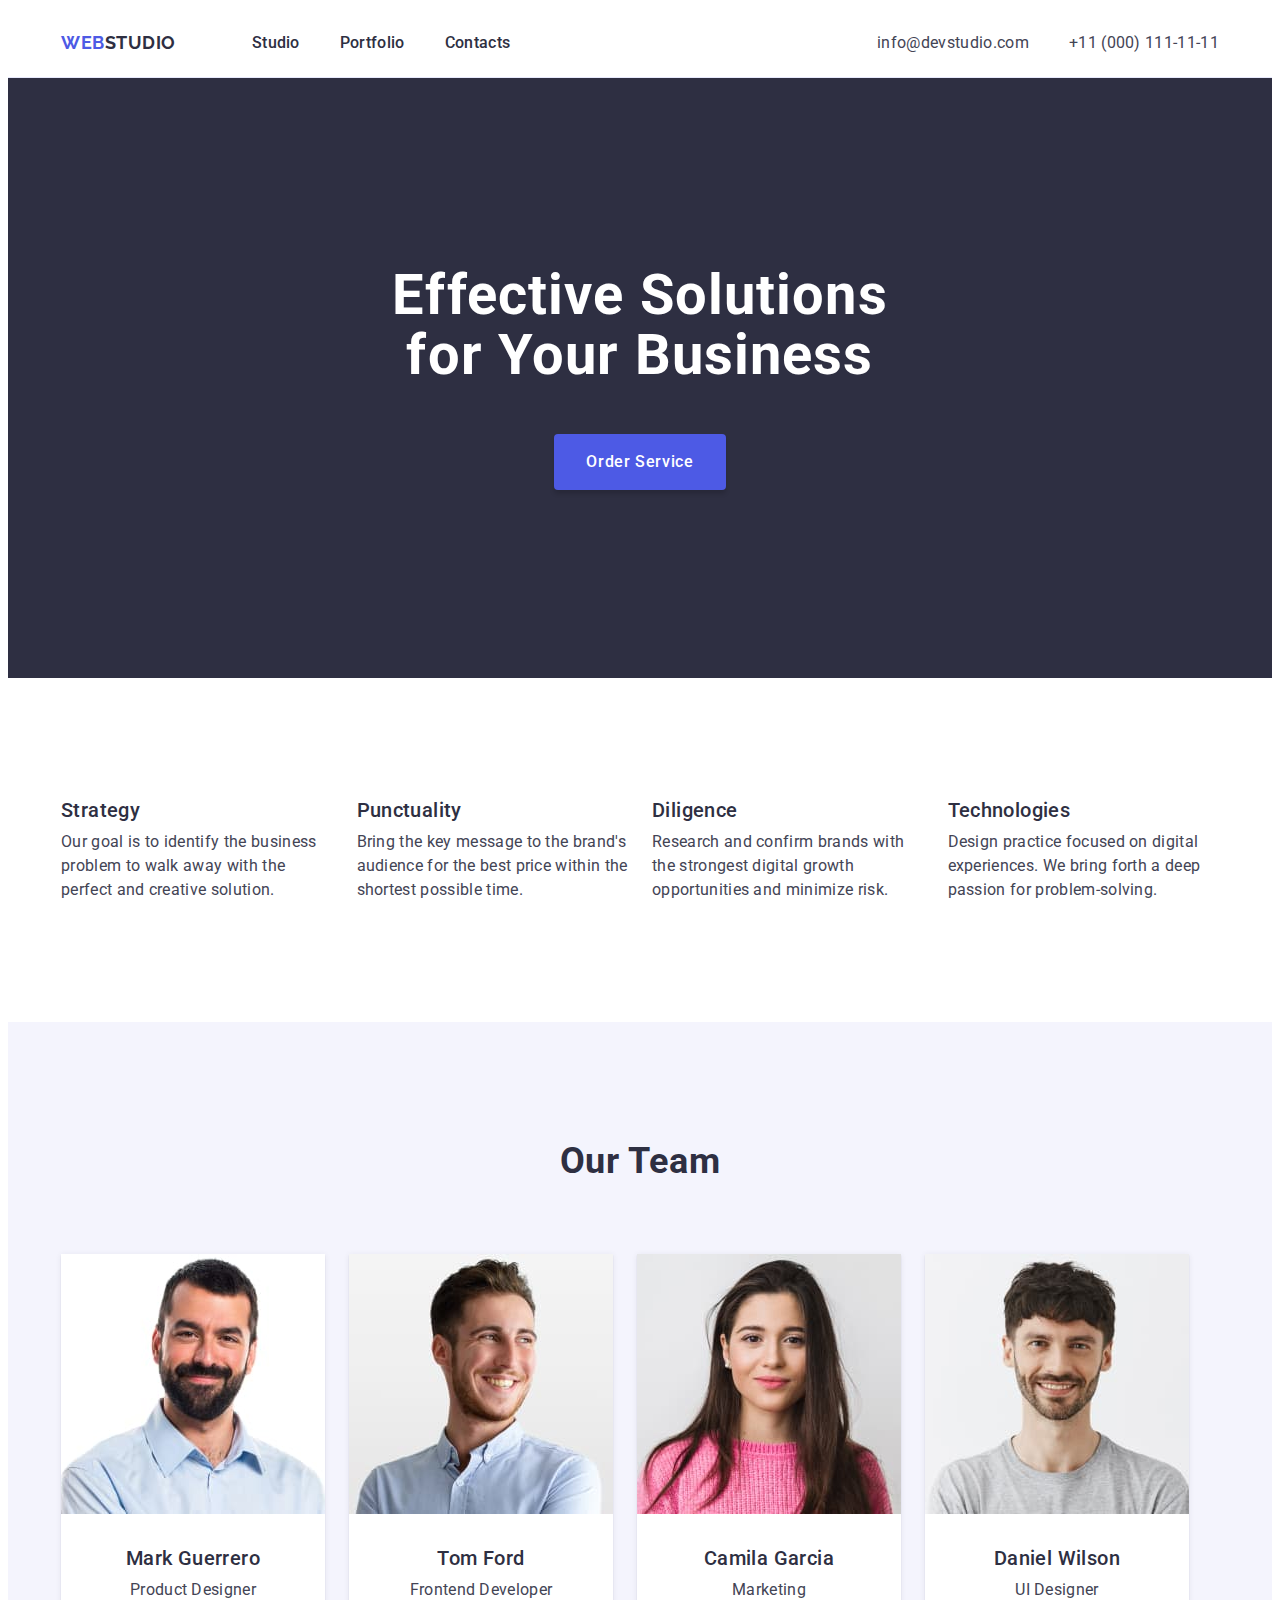
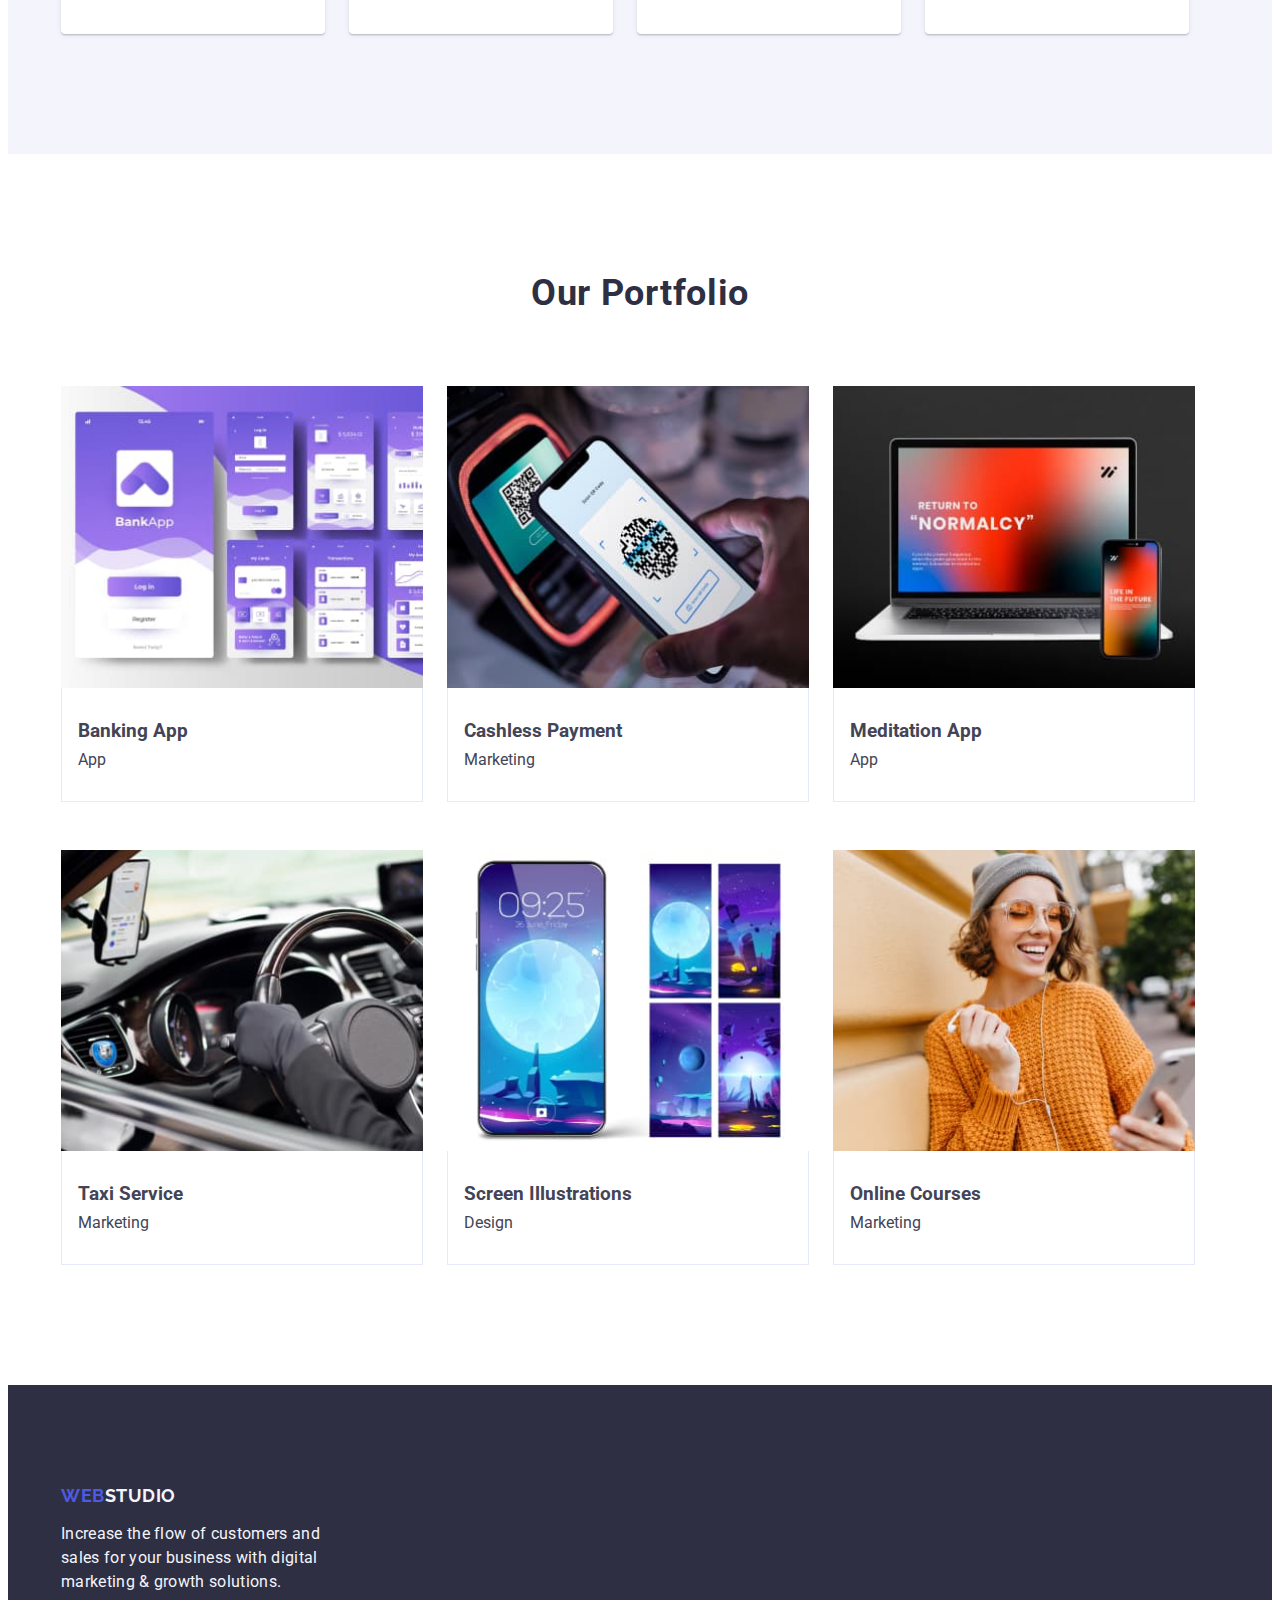
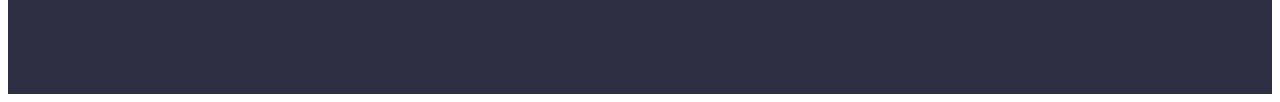
<file: index.html>
<!doctype html>
<html lang="en">
  <head>
    <meta charset="UTF-8" />
    <meta name="viewport" content="width=device-width, initial-scale=1.0" />
    <title>WEBSTUDIO</title>
    <link rel="preconnect" href="https://fonts.googleapis.com" />
    <link rel="preconnect" href="https://fonts.gstatic.com" crossorigin />
    <link
      href="https://fonts.googleapis.com/css2?family=Raleway:wght@800&family=Roboto:wght@400;500;700;900&display=swap"
      rel="stylesheet"
    />
    <link
      rel="stylesheet"
      href="https://cdnjs.cloudflare.com/ajax/libs/modern-normalize/3.0.1/modern-normalize.min.css"
      integrity="sha512-q6WgHqiHlKyOqslT/lgBgodhd03Wp4BEqKeW6nNtlOY4quzyG3VoQKFrieaCeSnuVseNKRGpGeDU3qPmabCANg=="
      crossorigin="anonymous"
      referrerpolicy="no-referrer"
    />
    <link rel="stylesheet" href="./css/styles.css" />
  </head>
  <body>
    <!-- #region HEADER -->
    <header class="page-header">
      <div class="container page-header-container">
        <nav class="page-header-nav">
          <a href="./index.html" class="page-logo page-logo-header link"
            >Web<span class="page-logo-colored">Studio</span></a
          >
          <ul class="page-header-list list">
            <li class="page-header-item">
              <a href="./index.html" class="page-header-link link">Studio</a>
            </li>
            <li class="page-header-item">
              <a href="" class="page-header-link link">Portfolio</a>
            </li>
            <li class="page-header-item">
              <a href="" class="page-header-link link">Contacts</a>
            </li>
          </ul>
        </nav>

        <address class="page-header-contacts">
          <ul class="page-header-contacts-list list">
            <li class="page-header-contact-item">
              <a
                href="mailto:info@devstudio.com"
                class="page-header-contact link"
                >info@devstudio.com</a
              >
            </li>
            <li class="page-header-contact-item">
              <a href="tel:+110001111111" class="page-header-contact link"
                >+11 (000) 111-11-11</a
              >
            </li>
          </ul>
        </address>
      </div>
    </header>
    <!-- #endregion HEADER-->

    <main>
      <!-- #region HERO -->
      <section class="hero section">
        <div class="container">
          <h1 class="main-title">Effective Solutions for Your Business</h1>
          <button class="hero-btn" type="button">Order Service</button>
        </div>
      </section>
      <!-- #endregion HERO-->

      <!-- #region BENEFITS -->
      <section class="benefits section">
        <div class="container">
          <h2 class="section-title visually-hidden">Our Benefits</h2>
          <ul class="benefits-list list">
            <li class="benefits-item">
              <h3 class="benefits-title">Strategy</h3>
              <p class="benefits-text">
                Our goal is to identify the business problem to walk away with
                the perfect and creative solution.
              </p>
            </li>
            <li class="benefits-item">
              <h3 class="benefits-title">Punctuality</h3>
              <p class="benefits-text">
                Bring the key message to the brand's audience for the best price
                within the shortest possible time.
              </p>
            </li>
            <li class="benefits-item">
              <h3 class="benefits-title">Diligence</h3>
              <p class="benefits-text">
                Research and confirm brands with the strongest digital growth
                opportunities and minimize risk.
              </p>
            </li>
            <li class="benefits-item">
              <h3 class="benefits-title">Technologies</h3>
              <p class="benefits-text">
                Design practice focused on digital experiences. We bring forth a
                deep passion for problem-solving.
              </p>
            </li>
          </ul>
        </div>
      </section>
      <!-- #endregion BENEFITS-->

      <!-- #region TEAM -->
      <section class="team section">
        <div class="container">
          <h2 class="team-title section-title">Our Team</h2>
          <ul class="team-list list">
            <li class="team-member">
              <img
                class="team-member-img"
                src="./images/team/mark.jpg"
                alt="Mark Guerrero's photo"
                width="264"
                height="260"
              />
              <div class="team-member-info">
                <h3 class="team-member-name">Mark Guerrero</h3>
                <p class="team-member-position">Product Designer</p>
              </div>
            </li>
            <li class="team-member">
              <img
                src="./images/team/tom.jpg"
                alt="Tom Ford's photo"
                width="264"
                height="260"
              />
              <div class="team-member-info">
                <h3 class="team-member-name">Tom Ford</h3>
                <p class="team-member-position">Frontend Developer</p>
              </div>
            </li>

            <li class="team-member">
              <img
                class="team-member-img"
                src="./images/team/camila.jpg"
                alt="Camila Garcia's photo"
                width="264"
                height="260"
              />
              <div class="team-member-info">
                <h3 class="team-member-name">Camila Garcia</h3>
                <p class="team-member-position">Marketing</p>
              </div>
            </li>
            <li class="team-member">
              <img
                class="team-member-img"
                src="./images/team/daniel.jpg"
                alt="Daniel Wilson's photo"
                width="264"
                height="260"
              />
              <div class="team-member-info">
                <h3 class="team-member-name">Daniel Wilson</h3>
                <p class="team-member-position">UI Designer</p>
              </div>
            </li>
          </ul>
        </div>
      </section>
      <!-- #endregion TEAM-->

      <!-- #region PORTFOLIO -->
      <section class="portfolio section">
        <div class="container">
          <h2 class="section-title">Our Portfolio</h2>
          <ul class="portfolio-list list">
            <li class="portfolio-item">
              <img
                src="./images/pojects/bank-app.jpg"
                alt="Banking App"
                width="360"
                height="300"
              />
              <div class="portfolio-item-info">
                <h3 class="portfolio-title">Banking App</h3>
                <p class="portfolio-tag">App</p>
              </div>
            </li>
            <li class="portfolio-item">
              <img
                src="./images/pojects/cashless-payment.jpg"
                alt="Cashless Payment"
                width="360"
                height="300"
              />
              <div class="portfolio-item-info">
                <h3 class="portfolio-title">Cashless Payment</h3>
                <p class="portfolio-tag">Marketing</p>
              </div>
            </li>
            <li class="portfolio-item">
              <img
                src="./images/pojects/meditation-app.jpg"
                alt="Meditation App"
                width="360"
                height="300"
              />
              <div class="portfolio-item-info">
                <h3 class="portfolio-title">Meditation App</h3>
                <p class="portfolio-tag">App</p>
              </div>
            </li>
            <li class="portfolio-item">
              <img
                src="./images/pojects/taxi-service.jpg"
                alt="Taxi Service"
                width="360"
                height="300"
              />
              <div class="portfolio-item-info">
                <h3 class="portfolio-title">Taxi Service</h3>
                <p class="portfolio-tag">Marketing</p>
              </div>
            </li>
            <li class="portfolio-item">
              <img
                src="./images/pojects/screen-illustrator.jpg"
                alt="Screen Illustrations"
                width="360"
                height="300"
              />
              <div class="portfolio-item-info">
                <h3 class="portfolio-title">Screen Illustrations</h3>
                <p class="portfolio-tag">Design</p>
              </div>
            </li>
            <li class="portfolio-item">
              <img
                src="./images/pojects/online-courses.jpg"
                alt="Online Courses"
                width="360"
                height="300"
              />
              <div class="portfolio-item-info">
                <h3 class="portfolio-title">Online Courses</h3>
                <p class="portfolio-tag">Marketing</p>
              </div>
            </li>
          </ul>
        </div>
      </section>
      <!-- #endregion PORTFOLIO-->
    </main>

    <!-- #region FOOTER -->
    <footer class="footer">
      <div class="container">
        <a class="page-logo footer-logo link" href="./index.html"
          >Web<span class="page-logo-footer">Studio</span></a
        >
        <p class="footer-text">
          Increase the flow of customers and sales for your business with
          digital marketing &amp; growth solutions.
        </p>
      </div>
    </footer>
    <!-- #endregion FOOTER-->
  </body>
</html>
</file>
<file: css/styles.css>
:root {
  --iris: #4d5ae5;
  --ocean: #404bbf;
  --navyblue: #2e2f42;
  --success: #31d0aa;
  --slate: #434455;
  --subtitle-color: #8e8f99;
  --accent: #e7e9fc;
  --cloud: #f4f4fd;
  --white: #ffffff;
  --background-modal: #fcfcfc;
}

body {
  font-family: 'Roboto', sans-serif;
  color: var(--slate);
  background-color: var(--white);
}

h1,
h2,
h3,
h4,
h5,
h6,
p {
  margin-top: 0;
  margin-bottom: 0;
}

ul,
ol {
  padding-left: 0;
  margin-top: 0;
  margin-bottom: 0;
}

img {
  display: block;
  min-width: 100%;
  height: auto;
}

button {
  cursor: pointer;
}

.list {
  list-style: none;
}

.link {
  text-decoration: none;
  font-style: normal;
}

.link:hover,
.link:focus {
  color: var(--ocean);
}

.container {
  width: 1158px;
  margin: 0 auto;
  padding: 0 15px;
}

.section {
  padding: 120px 0;
}

.visually-hidden {
  position: absolute;
  width: 1px;
  height: 1px;
  margin: -1px;
  border: 0;
  padding: 0;
  white-space: nowrap;
  clip-path: inset(100%);
  clip: rect(0 0 0 0);
  overflow: hidden;
}

.page-logo {
  font-family: 'Raleway', sans-serif;
  font-weight: 700;
  font-size: 18px;
  line-height: 1.17;
  letter-spacing: 0.03em;
  color: var(--iris);
  text-transform: uppercase;
}

.page-logo-colored {
  color: var(--navyblue);
}

/* #region Header */

.page-header {
  border-bottom: 1px solid var(--accent);
}

.page-header .page-logo-header {
  padding-top: 24px;
  padding-bottom: 24px;
}

.page-header-container {
  display: flex;
  justify-content: space-between;
  align-items: center;

  background: var(--white);
}

.page-header-nav {
  display: flex;
  justify-content: center;
  align-items: center;
}

.page-logo-header {
  margin-right: 76px;
}

.page-header-list {
  display: flex;
  gap: 40px;
}

.page-header-contacts-list {
  display: flex;
  gap: 40px;
}

.page-header-link {
  padding: 24px 0;
  font-size: 16px;
  font-weight: 500;
  line-height: 1.5;
  letter-spacing: 0.02em;
  color: var(--navyblue);
}

.page-header-contact {
  font-size: 16px;
  letter-spacing: 0.02em;
  line-height: 1.5;
  color: var(--state);
}

.page-header-contact:hover,
.page-header-contact:focus {
  color: var(--ocean);
}

.page-header-contacts {
  font-style: normal;
}
/* #endregion Header */

.hero {
  padding: 188px 0;

  background-color: var(--navyblue);
}

/* .hero .container {
  display: flex;
  flex-direction: column;
  justify-content: center;
  align-items: center;
  gap: 48px;
} */

.main-title {
  max-width: 496px;
  height: 120px;
  margin-right: auto;
  margin-left: auto;
  margin-bottom: 48px;
  text-align: center;
  font-size: 56px;
  line-height: 1.07;
  letter-spacing: 0.02em;
  color: var(--white);
}

.hero-btn {
  display: block;
  margin-right: auto;
  margin-left: auto;
  padding: 16px 32px;
  min-width: 169px;
  height: 56px;
  font-family: 'Roboto', sans-serif;
  font-size: 16px;
  background-color: var(--iris);
  font-weight: 500;
  line-height: 1.5;
  letter-spacing: 0.04em;
  color: var(--white);
  border: none;
  border-radius: 4px;

  box-shadow: 0px 4px 4px 0px rgba(0, 0, 0, 0.15);
}

.hero-btn:hover,
.hero-btn:focus {
  background: var(--ocean);
}

.section-title {
  text-align: center;
  font-size: 36px;
  line-height: 1.11;
  letter-spacing: 0.02em;
  text-transform: capitalize;
  color: var(--navyblue);
}

/* #region Benefits */

.benefits-list {
  display: flex;
  gap: 24px;
}

.benefits-item {
  flex-basis: calc((100% - 3 * 24px) / 4);
  display: flex;
  flex-direction: column;
}

.benefits-title {
  margin-bottom: 8px;
  font-size: 20px;
  font-weight: 500;
  line-height: 1.2;
  letter-spacing: 0.02em;
  color: var(--navyblue);
}

.benefits-text {
  font-size: 16px;
  line-height: 1.5;
  letter-spacing: 0.02em;
}
/* #endregion Benefits */

/* #region Team */
.team {
  background-color: var(--cloud);
}

.team-title {
  margin-bottom: 72px;
}

.team-list {
  display: flex;
  gap: 24px;
}

.team-member {
  display: flex;
  flex-direction: column;
  justify-content: center;
  align-items: center;
  flex-basis: calc((100% - 3 * 24px) - 4);
  background-color: var(--white);

  border-radius: 0px 0px 4px 4px;

  box-shadow:
    0px 2px 1px 0px rgba(46, 47, 66, 0.08),
    0px 1px 1px 0px rgba(46, 47, 66, 0.16),
    0px 1px 6px 0px rgba(46, 47, 66, 0.08);
  background: var(--white);
}

.team-member-info {
  display: flex;
  flex-direction: column;

  padding: 32px 0;
}

.team-member-name {
  margin-bottom: 8px;
  font-size: 20px;
  font-weight: 500;
  text-align: center;
  line-height: 1.2;
  letter-spacing: 0.02em;
  color: var(--navyblue);
}

.team-member-position {
  text-align: center;
  font-size: 16px;
  line-height: 1.5;
  letter-spacing: 0.02em;
}

/* #endregion Team */

/* #region Portfolio */

.portfolio .container {
  display: flex;
  flex-direction: column;
}

.portfolio .section-title {
  margin-bottom: 72px;
}

.portfolio .portfolio-list {
  display: flex;
  flex-wrap: wrap;
  column-gap: 24px;
  row-gap: 48px;
}

.portfolio-item {
  flex-basis: calc((100% - 3 * 24px) / 3);
}

.portfolio-item-info {
  display: flex;
  flex-direction: column;

  padding: 32px 16px;

  box-sizing: border-box;

  border: 1px solid var(--accent, #e7e9fc);
  border-top: none;
}

.portfolio-title {
  margin-bottom: 8px;
}

/* #endregion Portfolio */

.footer {
  display: flex;
  padding: 100px 0;
  background-color: var(--navyblue);
}

.footer-logo {
  display: inline-block;

  margin-bottom: 16px;
}

.page-logo-footer {
  color: var(--cloud);
}

.footer-text {
  width: 264px;
  font-size: 16px;
  line-height: 1.5;
  letter-spacing: 0.02em;
  color: var(--cloud);
}
</file>
